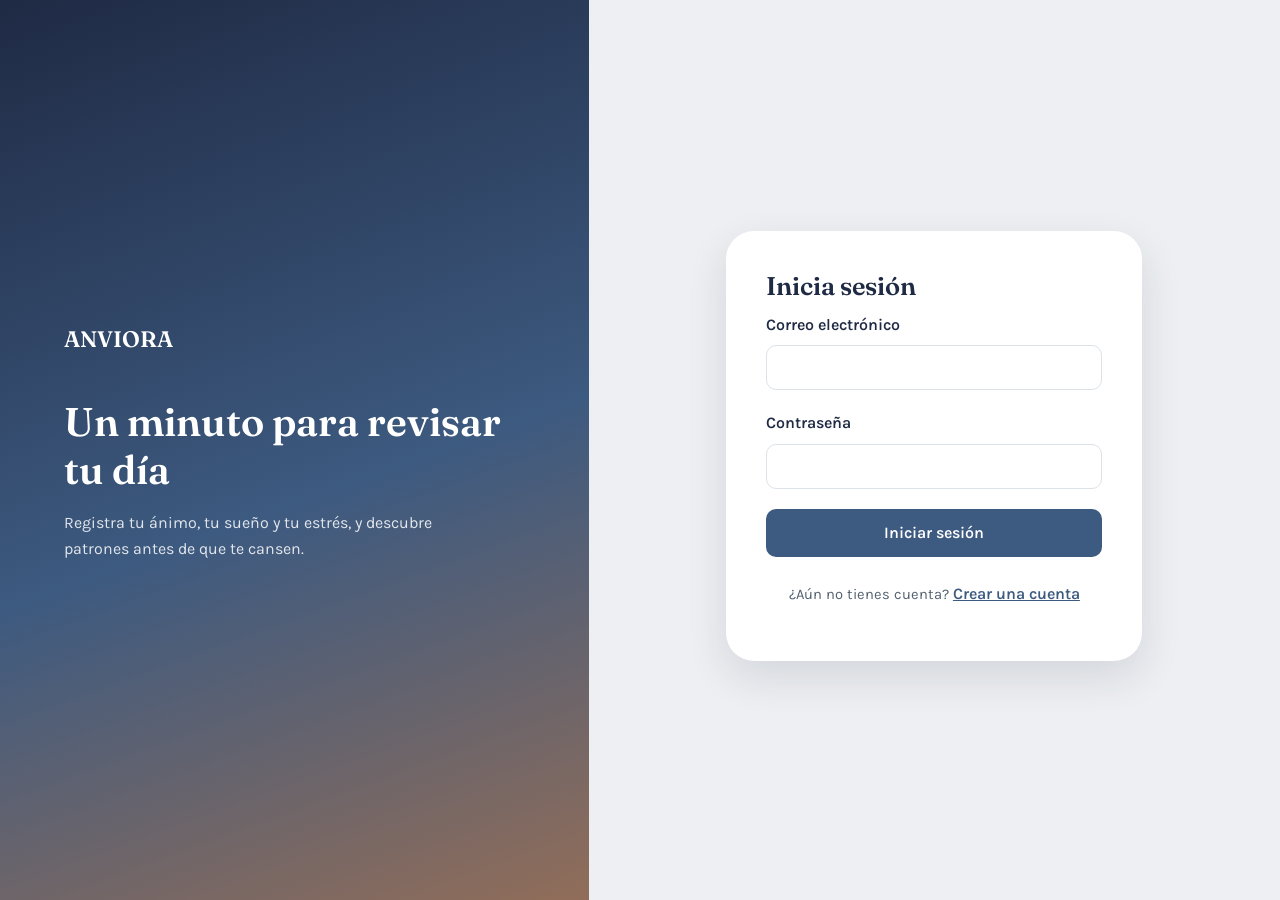
<file: frontend/index.html>
<!DOCTYPE html>
<html lang="es">
<head>
  <meta charset="UTF-8" />
  <meta name="viewport" content="width=device-width, initial-scale=1.0" />
  <title>ANVIORA — Inicia sesión</title>
  <meta name="description" content="ANVIORA: registra tu ánimo, tu sueño y tu estrés, y descubre patrones antes de que te cansen." />
  <link rel="preconnect" href="https://fonts.googleapis.com" />
  <link rel="preconnect" href="https://fonts.gstatic.com" crossorigin />
  <link href="https://fonts.googleapis.com/css2?family=Fraunces:wght@500;600;700&family=Karla:wght@400;500;700&display=swap" rel="stylesheet" />
  <link rel="stylesheet" href="css/styles.css" />
  <link rel="stylesheet" href="css/responsive.css" />
</head>
<body>
  <div class="auth">
    <!-- Panel decorativo: concepto de "cierre del día", de la luz de la tarde a la calma de la noche -->
    <aside class="auth__panel-decorativo">
      <p class="auth__marca">ANVIORA</p>
      <h1 class="auth__titulo">Un minuto para revisar tu día</h1>
      <p class="auth__subtitulo">
        Registra tu ánimo, tu sueño y tu estrés, y descubre patrones antes de que te cansen.
      </p>
    </aside>

    <main class="auth__panel-formulario">
      <div class="auth__tarjeta">
        <!-- Panel de inicio de sesión -->
        <section id="panel-login">
          <h2>Inicia sesión</h2>
          <p id="error-login" class="mensaje mensaje--error oculto" role="alert"></p>

          <form id="form-login" novalidate>
            <div class="campo">
              <label for="login-correo">Correo electrónico</label>
              <input type="email" id="login-correo" name="correo" autocomplete="email" required />
            </div>
            <div class="campo">
              <label for="login-contrasena">Contraseña</label>
              <input type="password" id="login-contrasena" name="contrasena" autocomplete="current-password" required />
            </div>
            <button type="submit" id="boton-login" class="boton-primario boton-ancho">Iniciar sesión</button>
          </form>

          <p class="auth__pie">
            ¿Aún no tienes cuenta?
            <a href="#" id="mostrar-registro" class="boton-enlace">Crear una cuenta</a>
          </p>
        </section>

        <!-- Panel de registro -->
        <section id="panel-registro" class="oculto">
          <h2>Crea tu cuenta</h2>
          <p id="error-registro" class="mensaje mensaje--error oculto" role="alert"></p>

          <form id="form-registro" novalidate>
            <div class="campo">
              <label for="registro-nombre">Nombre</label>
              <input type="text" id="registro-nombre" name="nombre" autocomplete="name" minlength="2" required />
            </div>
            <div class="campo">
              <label for="registro-correo">Correo electrónico</label>
              <input type="email" id="registro-correo" name="correo" autocomplete="email" required />
            </div>
            <div class="campo">
              <label for="registro-contrasena">Contraseña</label>
              <input type="password" id="registro-contrasena" name="contrasena" autocomplete="new-password" minlength="8" required />
              <p class="ayuda">Mínimo 8 caracteres.</p>
            </div>
            <button type="submit" id="boton-registro" class="boton-primario boton-ancho">Crear cuenta</button>
          </form>

          <p class="auth__pie">
            ¿Ya tienes cuenta?
            <a href="#" id="mostrar-login" class="boton-enlace">Inicia sesión</a>
          </p>
        </section>
      </div>
    </main>
  </div>

  <script src="js/api.js"></script>
  <script src="js/auth.js"></script>
</body>
</html>
</file>
<file: frontend/css/styles.css>
/* ============================================================
   ANVIORA — Hoja de estilos base
   Concepto: "cierre del día" — de la luz de la tarde a la calma
   de la noche. Paleta de dusk (atardecer) para transmitir un
   momento de pausa y reflexión, con contraste AA verificado
   para texto normal sobre cada fondo usado.
   ============================================================ */

:root {
  /* Paleta */
  --tinta-noche: #1F2A44;
  --acero: #3D5A80;
  --acero-oscuro: #2C4560;
  --ambar: #C97A3F;
  --ambar-suave: #E0955A;
  --terracota: #A24A50;
  --salvia: #4F7358;
  --niebla: #EDEFF2;
  --lienzo: #FFFFFF;
  --texto-principal: #1F2A44;
  --texto-secundario: #52606F;
  --borde-suave: #DCE2E8;

  /* Tipografía */
  --fuente-display: "Fraunces", Georgia, "Times New Roman", serif;
  --fuente-texto: "Karla", "Segoe UI", Roboto, sans-serif;

  /* Forma */
  --radio-grande: 28px;
  --radio-medio: 16px;
  --radio-pequeno: 10px;
  --sombra-suave: 0 16px 40px rgba(31, 42, 68, 0.12);
  --sombra-tenue: 0 4px 14px rgba(31, 42, 68, 0.08);
}

*,
*::before,
*::after {
  box-sizing: border-box;
}

html {
  color-scheme: light;
}

body {
  margin: 0;
  min-height: 100vh;
  background: var(--niebla);
  color: var(--texto-principal);
  font-family: var(--fuente-texto);
  font-size: 16px;
  line-height: 1.6;
  -webkit-font-smoothing: antialiased;
}

h1, h2, h3 {
  font-family: var(--fuente-display);
  font-weight: 600;
  color: var(--tinta-noche);
  line-height: 1.2;
  margin: 0 0 0.4em;
}

h1 { font-size: clamp(1.7rem, 1.3rem + 2vw, 2.5rem); }
h2 { font-size: clamp(1.25rem, 1.1rem + 0.8vw, 1.6rem); }
h3 { font-size: 1.05rem; }

p {
  margin: 0 0 1em;
  max-width: 62ch;
}

a {
  color: var(--acero);
}

a:hover,
a:focus-visible {
  color: var(--acero-oscuro);
}

button {
  font-family: inherit;
}

:focus-visible {
  outline: 3px solid var(--ambar-suave);
  outline-offset: 2px;
}

.oculto {
  display: none !important;
}

/* ---------- Botones ---------- */
.boton-primario,
.boton-secundario,
.boton-enlace {
  display: inline-flex;
  align-items: center;
  justify-content: center;
  gap: 0.5em;
  font-size: 1rem;
  font-weight: 600;
  border-radius: var(--radio-pequeno);
  padding: 0.85em 1.4em;
  border: 1px solid transparent;
  cursor: pointer;
  transition: background-color 150ms ease, border-color 150ms ease, transform 100ms ease;
}

.boton-primario {
  background: var(--acero);
  color: #ffffff;
}

.boton-primario:hover:not(:disabled) {
  background: var(--acero-oscuro);
}

.boton-primario:active:not(:disabled) {
  transform: translateY(1px);
}

.boton-primario:disabled {
  background: #9AA8B6;
  cursor: not-allowed;
}

.boton-secundario {
  background: transparent;
  border-color: var(--borde-suave);
  color: var(--texto-principal);
}

.boton-secundario:hover {
  border-color: var(--acero);
  color: var(--acero);
}

.boton-enlace {
  background: none;
  border: none;
  padding: 0;
  color: var(--acero);
  font-weight: 600;
}

.boton-ancho {
  width: 100%;
}

/* ---------- Formularios ---------- */
.campo {
  margin-bottom: 1.25rem;
}

.campo label,
fieldset legend {
  display: block;
  font-weight: 600;
  margin-bottom: 0.5em;
  color: var(--tinta-noche);
}

.campo input[type="text"],
.campo input[type="email"],
.campo input[type="password"],
.campo input[type="number"],
.campo textarea {
  width: 100%;
  padding: 0.75em 0.9em;
  border-radius: var(--radio-pequeno);
  border: 1.5px solid var(--borde-suave);
  background: var(--lienzo);
  font-size: 1rem;
  font-family: inherit;
  color: var(--texto-principal);
}

.campo input:focus-visible,
.campo textarea:focus-visible {
  border-color: var(--acero);
  outline: 3px solid rgba(61, 90, 128, 0.25);
  outline-offset: 0;
}

.campo textarea {
  resize: vertical;
  min-height: 6rem;
}

.campo .ayuda {
  font-size: 0.85rem;
  color: var(--texto-secundario);
  margin-top: 0.35em;
}

fieldset {
  border: none;
  padding: 0;
  margin: 0 0 1.5rem;
}

/* Escala tipo 1-5 (ánimo / estrés), construida sobre radios nativos
   para conservar la accesibilidad estándar del teclado y lectores de pantalla. */
.escala__opciones {
  display: grid;
  grid-template-columns: repeat(5, 1fr);
  gap: 0.5rem;
}

.escala__opcion {
  position: relative;
  display: flex;
  flex-direction: column;
  align-items: center;
  gap: 0.35rem;
  cursor: pointer;
  text-align: center;
}

.escala__opcion input {
  position: absolute;
  opacity: 0;
  width: 1px;
  height: 1px;
}

.escala__numero {
  display: flex;
  align-items: center;
  justify-content: center;
  width: 2.6rem;
  height: 2.6rem;
  border-radius: 50%;
  border: 1.5px solid var(--borde-suave);
  background: var(--lienzo);
  font-family: var(--fuente-display);
  font-weight: 600;
  color: var(--tinta-noche);
  transition: background-color 150ms ease, color 150ms ease, border-color 150ms ease;
}

.escala__texto {
  font-size: 0.75rem;
  color: var(--texto-secundario);
}

.escala__opcion input:checked ~ .escala__numero {
  background: var(--acero);
  border-color: var(--acero);
  color: #ffffff;
}

.escala__opcion input:focus-visible ~ .escala__numero {
  outline: 3px solid var(--ambar-suave);
  outline-offset: 2px;
}

/* Selector de horas de sueño */
.selector-sueno {
  display: flex;
  align-items: center;
  gap: 1rem;
}

.selector-sueno input[type="range"] {
  flex: 1;
  accent-color: var(--acero);
}

.selector-sueno__valor {
  min-width: 3.5rem;
  text-align: right;
  font-family: var(--fuente-display);
  font-weight: 600;
  color: var(--acero);
}

/* Etiquetas de actividades (chips) */
.chips {
  display: flex;
  flex-wrap: wrap;
  gap: 0.5rem;
}

.chip {
  position: relative;
  cursor: pointer;
}

.chip input {
  position: absolute;
  opacity: 0;
  width: 1px;
  height: 1px;
}

.chip__etiqueta {
  display: inline-block;
  padding: 0.5em 1em;
  border-radius: 999px;
  border: 1.5px solid var(--borde-suave);
  color: var(--texto-secundario);
  font-size: 0.9rem;
  transition: background-color 150ms ease, color 150ms ease, border-color 150ms ease;
}

.chip input:checked ~ .chip__etiqueta {
  background: var(--tinta-noche);
  border-color: var(--tinta-noche);
  color: #ffffff;
}

.chip input:focus-visible ~ .chip__etiqueta {
  outline: 3px solid var(--ambar-suave);
  outline-offset: 2px;
}

/* ---------- Mensajes de estado ---------- */
.mensaje {
  padding: 0.9em 1.1em;
  border-radius: var(--radio-pequeno);
  margin-bottom: 1.25rem;
  font-size: 0.95rem;
}

.mensaje--error {
  background: #FBEAE9;
  color: #7A2E32;
  border: 1px solid #EBC3C1;
}

.mensaje--exito {
  background: #EAF2EB;
  color: #2F4E36;
  border: 1px solid #C7DECB;
}

/* ---------- Aviso legal (no clínico) ---------- */
.aviso-legal {
  display: flex;
  gap: 0.75rem;
  align-items: flex-start;
  background: #FBF3EA;
  border: 1px solid #EBD9C3;
  color: #6B4A28;
  border-radius: var(--radio-medio);
  padding: 1rem 1.25rem;
  font-size: 0.9rem;
}

.aviso-legal__marca {
  font-family: var(--fuente-display);
  font-weight: 600;
  flex-shrink: 0;
}

.aviso-legal p {
  margin: 0;
  max-width: none;
}

/* ---------- Contenedor general ---------- */
.pagina {
  min-height: 100vh;
  display: flex;
  flex-direction: column;
}

.contenedor {
  width: min(100% - 2.5rem, 1100px);
  margin-inline: auto;
}

/* ---------- Autenticación (index.html) ---------- */
.auth {
  min-height: 100vh;
  display: flex;
  flex-direction: column;
}

.auth__panel-decorativo {
  position: relative;
  padding: 2.5rem 1.75rem;
  color: #ffffff;
  background: linear-gradient(160deg, #1F2A44 0%, #3D5A80 55%, #C97A3F 130%);
  overflow: hidden;
}

.auth__panel-decorativo::after {
  content: "";
  position: absolute;
  inset: auto -20% -60% -20%;
  height: 60%;
  background: radial-gradient(closest-side, rgba(255,255,255,0.18), transparent 70%);
}

.auth__marca {
  font-family: var(--fuente-display);
  font-size: 1.4rem;
  font-weight: 600;
  margin-bottom: 2.5rem;
  position: relative;
}

.auth__titulo {
  color: #ffffff;
  position: relative;
}

.auth__subtitulo {
  color: rgba(255, 255, 255, 0.85);
  position: relative;
  max-width: 42ch;
}

.auth__panel-formulario {
  flex: 1;
  display: flex;
  align-items: center;
  justify-content: center;
  padding: 2.5rem 1.5rem 3rem;
}

.auth__tarjeta {
  width: 100%;
  max-width: 26rem;
  background: var(--lienzo);
  border-radius: var(--radio-grande);
  box-shadow: var(--sombra-suave);
  padding: 2rem 1.75rem;
}

.auth__pie {
  text-align: center;
  margin-top: 1.5rem;
  font-size: 0.92rem;
  color: var(--texto-secundario);
}

/* ---------- Encabezado de app (dashboard / formulario diario) ---------- */
.encabezado-app {
  background: var(--tinta-noche);
  color: #ffffff;
  padding: 1.5rem 0 2.75rem;
}

.encabezado-app__barra {
  display: flex;
  align-items: center;
  justify-content: space-between;
  gap: 1rem;
}

.encabezado-app__marca {
  font-family: var(--fuente-display);
  font-size: 1.25rem;
}

.encabezado-app__nav {
  display: flex;
  gap: 1rem;
  align-items: center;
  font-size: 0.9rem;
}

.encabezado-app__nav a {
  color: rgba(255, 255, 255, 0.85);
}

.encabezado-app__saludo {
  margin-top: 1.75rem;
}

.encabezado-app__saludo h1 {
  color: #ffffff;
}

.encabezado-app__saludo p {
  color: rgba(255, 255, 255, 0.75);
}

/* ---------- Tarjetas de contenido ---------- */
.contenido-app {
  flex: 1;
  margin-top: -2rem;
  padding-bottom: 3rem;
}

.tarjeta {
  background: var(--lienzo);
  border-radius: var(--radio-grande);
  box-shadow: var(--sombra-tenue);
  padding: 1.75rem;
  margin-bottom: 1.5rem;
}

.tarjeta__cabecera {
  display: flex;
  align-items: baseline;
  justify-content: space-between;
  gap: 1rem;
  margin-bottom: 1.25rem;
  flex-wrap: wrap;
}

/* ---------- Filtro de periodo (segmented control) ---------- */
.segmentado {
  display: inline-flex;
  background: var(--niebla);
  border-radius: 999px;
  padding: 0.25rem;
  gap: 0.25rem;
}

.segmentado button {
  border: none;
  background: transparent;
  padding: 0.45em 1.1em;
  border-radius: 999px;
  font-size: 0.9rem;
  font-weight: 600;
  color: var(--texto-secundario);
  cursor: pointer;
}

.segmentado button.activo {
  background: var(--tinta-noche);
  color: #ffffff;
}

/* ---------- Gráfico ---------- */
.grafico-contenedor {
  position: relative;
  height: 320px;
}

.estado-vacio {
  text-align: center;
  padding: 2rem 1rem;
  color: var(--texto-secundario);
}

.estado-vacio a {
  font-weight: 600;
}

/* ---------- Recomendaciones ---------- */
.lista-recomendaciones {
  list-style: none;
  margin: 0;
  padding: 0;
  display: flex;
  flex-direction: column;
  gap: 0.9rem;
}

.recomendacion {
  display: flex;
  align-items: center;
  justify-content: space-between;
  gap: 1rem;
  padding: 1rem 1.1rem;
  border-radius: var(--radio-medio);
  border-left: 5px solid var(--acero);
  background: var(--niebla);
}

.recomendacion--alta { border-left-color: var(--terracota); }
.recomendacion--media { border-left-color: var(--ambar); }
.recomendacion--baja { border-left-color: var(--salvia); }

.recomendacion__etiqueta {
  display: block;
  font-size: 0.78rem;
  font-weight: 700;
  color: var(--texto-secundario);
  margin-bottom: 0.25em;
}

.recomendacion__contenido p {
  margin: 0;
  max-width: 56ch;
}

.recomendacion .boton-secundario {
  flex-shrink: 0;
  padding: 0.5em 1em;
  font-size: 0.85rem;
}

/* ---------- Utilidades de carga ---------- */
.cargando {
  color: var(--texto-secundario);
  font-style: italic;
}
</file>
<file: frontend/css/responsive.css>
/* ============================================================
   ANVIORA — Reglas responsivas (mobile-first, 360px a 1920px)
   Las reglas base viven en styles.css; aquí solo se progresa
   el layout hacia pantallas más grandes.
   ============================================================ */

/* Tablet: 640px en adelante */
@media (min-width: 640px) {
  .auth__tarjeta {
    padding: 2.5rem;
  }

  .tarjeta {
    padding: 2.25rem;
  }

  .escala__numero {
    width: 3rem;
    height: 3rem;
  }
}

/* Escritorio: 1024px en adelante */
@media (min-width: 1024px) {
  .auth {
    flex-direction: row;
  }

  .auth__panel-decorativo {
    width: 46%;
    display: flex;
    flex-direction: column;
    justify-content: center;
    padding: 4rem;
  }

  .auth__panel-formulario {
    width: 54%;
  }

  .encabezado-app__saludo h1 {
    font-size: 2.2rem;
  }

  .panel-doble {
    display: grid;
    grid-template-columns: 1.6fr 1fr;
    gap: 1.5rem;
    align-items: start;
  }

  .grafico-contenedor {
    height: 380px;
  }
}

/* Pantallas grandes */
@media (min-width: 1440px) {
  .contenedor {
    width: min(100% - 4rem, 1280px);
  }
}

/* Respeta la preferencia de movimiento reducido del sistema */
@media (prefers-reduced-motion: reduce) {
  * {
    transition: none !important;
    animation: none !important;
  }
}
</file>
